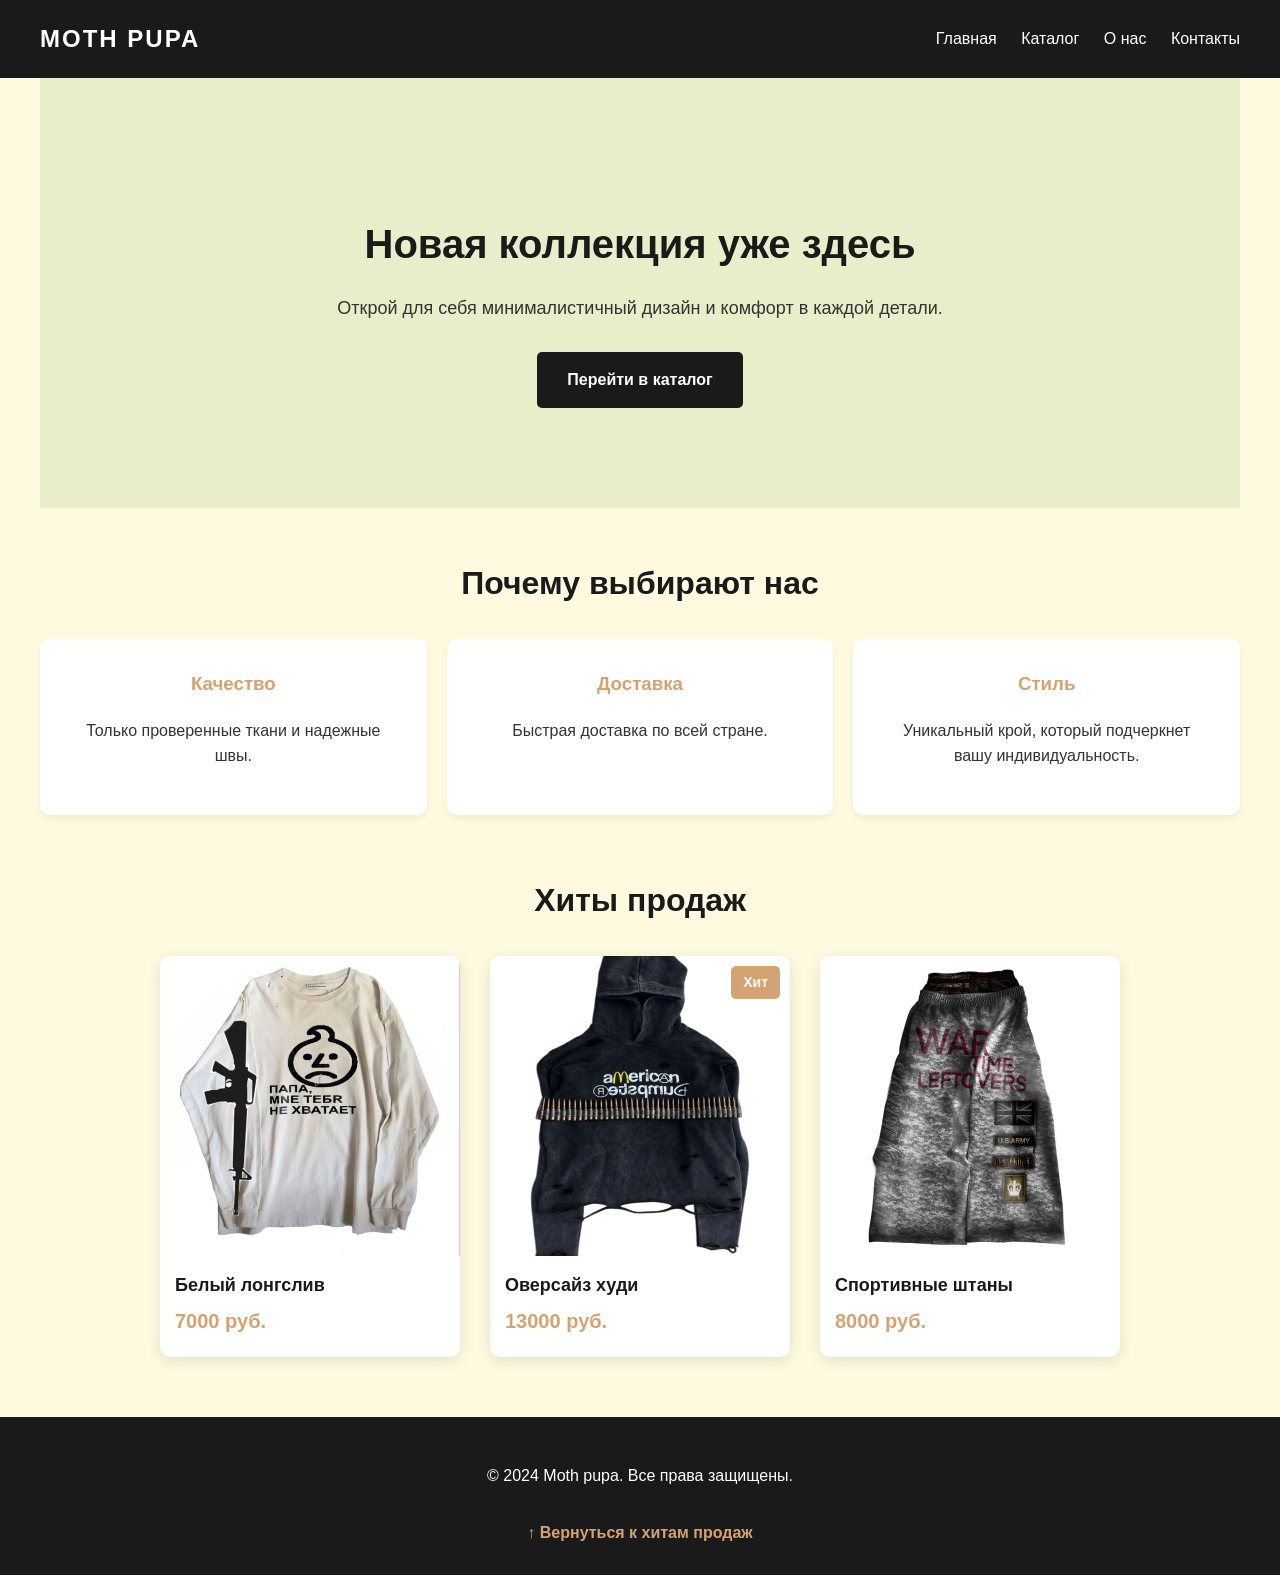
<file: index.html>
<!DOCTYPE html>
<html lang="ru">
<head>
    <meta charset="UTF-8">
    <meta name="viewport" content="width=device-width, initial-scale=1.0">
    <title>Moth pupa | Главная</title>
    <link rel="stylesheet" href="style.css">
    <link rel="stylesheet" href="responsive.css">
</head>
<body>
    <header>
        <h1>Moth pupa</h1>
        <nav>
            <a href="index.html">Главная</a>
            <a href="catalog.html">Каталог</a>
            <a href="about.html">О нас</a>
            <a href="contacts.html">Контакты</a>
        </nav>
    </header>

    <main>
        <!-- Баннер на главной -->
        <section class="hero">
            <h2>Новая коллекция уже здесь</h2>
            <p>Открой для себя минималистичный дизайн и комфорт в каждой детали.</p>
            <a href="catalog.html" class="btn">Перейти в каталог</a>
        </section>

        <!-- Преимущества -->
        <section class="advantages">
            <h2>Почему выбирают нас</h2>
            <div class="advantages-grid">
                <div class="card">
                    <h3>Качество</h3>
                    <p>Только проверенные ткани и надежные швы.</p>
                </div>
                <div class="card">
                    <h3>Доставка</h3>
                    <p>Быстрая доставка по всей стране.</p>
                </div>
                <div class="card">
                    <h3>Стиль</h3>
                    <p>Уникальный крой, который подчеркнет вашу индивидуальность.</p>
                </div>
            </div>
        </section>

        <!-- Витрина товаров (id="hits" для якорной ссылки) -->
        <section class="featured" id="hits">
            <h2>Хиты продаж</h2>
            <div class="products-grid">
                <!-- Карточка 1: Лонгслив -->
                <div class="product-card">
                    <img src="long.jpg" alt="Белый лонгслив" class="product-card__img">
                    <h3 class="product-card__title">Белый лонгслив</h3>
                    <p class="product-card__price">7000 руб.</p>
                </div>
                
                <!-- Карточка 2: Худи (с бейджем) -->
                <div class="product-card">
                    <span class="product-badge">Хит</span>
                    <img src="hoodie.jpg" alt="Оверсайз худи" class="product-card__img">
                    <h3 class="product-card__title">Оверсайз худи</h3>
                    <p class="product-card__price">13000 руб.</p>
                </div>

                <!-- Карточка 3: Штаны -->
                <div class="product-card">
                    <img src="pants.jpg" alt="Спортивные штаны" class="product-card__img">
                    <h3 class="product-card__title">Спортивные штаны</h3>
                    <p class="product-card__price">8000 руб.</p>
                </div>
            </div>
        </section>
    </main>

    <footer>
        <p>&copy; 2024 Moth pupa. Все права защищены.</p>
        <a href="#hits" class="anchor-link">↑ Вернуться к хитам продаж</a>
    </footer>
</body>
</html>
</file>
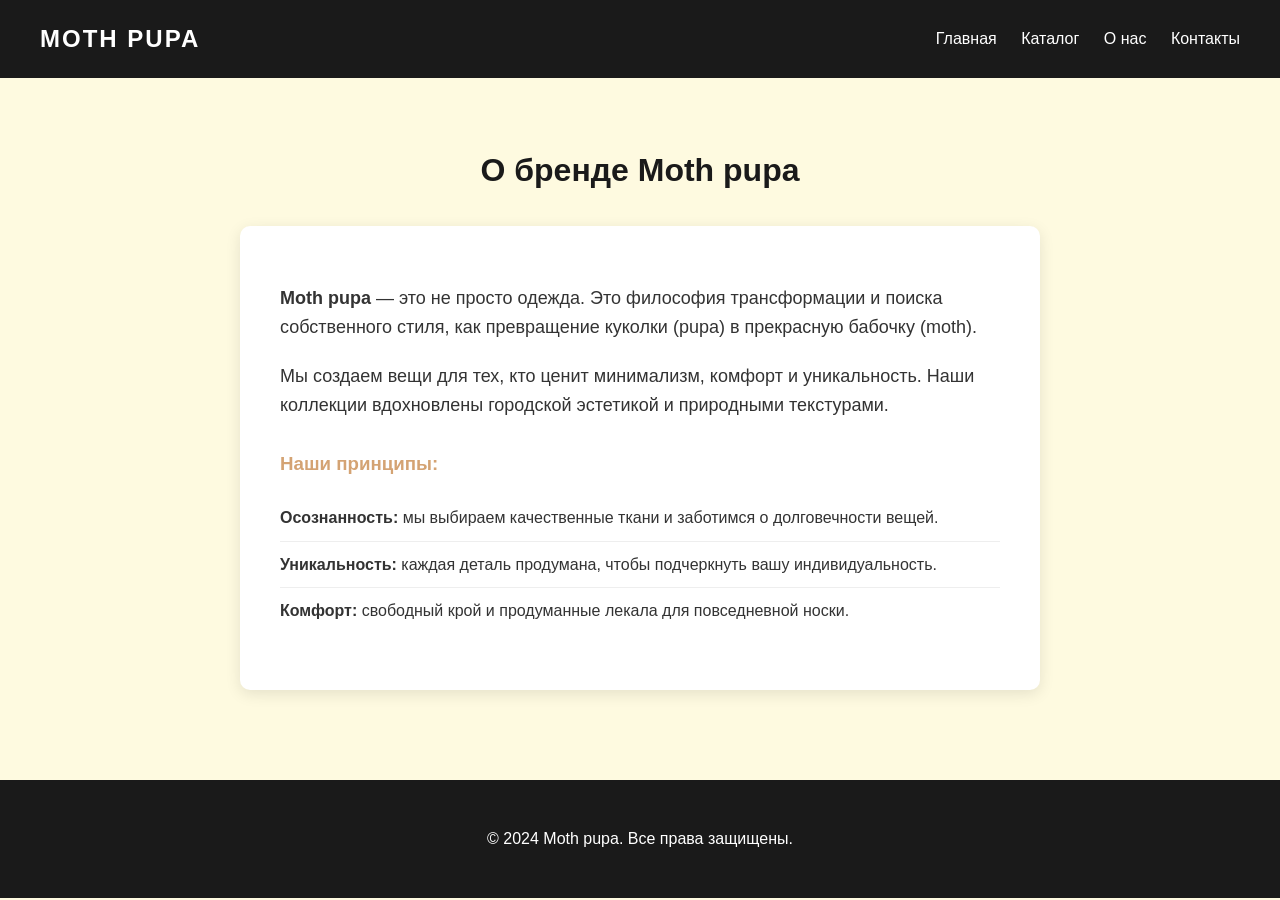
<file: about.html>
<!DOCTYPE html>
<html lang="ru">
<head>
    <meta charset="UTF-8">
    <meta name="viewport" content="width=device-width, initial-scale=1.0">
    <title>Moth pupa | О нас</title>
    <link rel="stylesheet" href="style.css">
    <link rel="stylesheet" href="responsive.css">
</head>
<body>
    <header>
        <h1>Moth pupa</h1>
        <nav>
            <a href="index.html">Главная</a>
            <a href="catalog.html">Каталог</a>
            <a href="about.html">О нас</a>
            <a href="contacts.html">Контакты</a>
        </nav>
    </header>

    <main>
        <section class="about-section">
            <h2>О бренде Moth pupa</h2>
            
            <div class="about-content">
                <div class="about-text">
                    <p><strong>Moth pupa</strong> — это не просто одежда. Это философия трансформации и поиска собственного стиля, как превращение куколки (pupa) в прекрасную бабочку (moth).</p>
                    
                    <p>Мы создаем вещи для тех, кто ценит минимализм, комфорт и уникальность. Наши коллекции вдохновлены городской эстетикой и природными текстурами.</p>
                    
                    <h3>Наши принципы:</h3>
                    <ul class="about-list">
                        <li><strong>Осознанность:</strong> мы выбираем качественные ткани и заботимся о долговечности вещей.</li>
                        <li><strong>Уникальность:</strong> каждая деталь продумана, чтобы подчеркнуть вашу индивидуальность.</li>
                        <li><strong>Комфорт:</strong> свободный крой и продуманные лекала для повседневной носки.</li>
                    </ul>
                </div>
            </div>
        </section>
    </main>

    <footer>
        <p>&copy; 2024 Moth pupa. Все права защищены.</p>
    </footer>
</body>
</html>
</file>
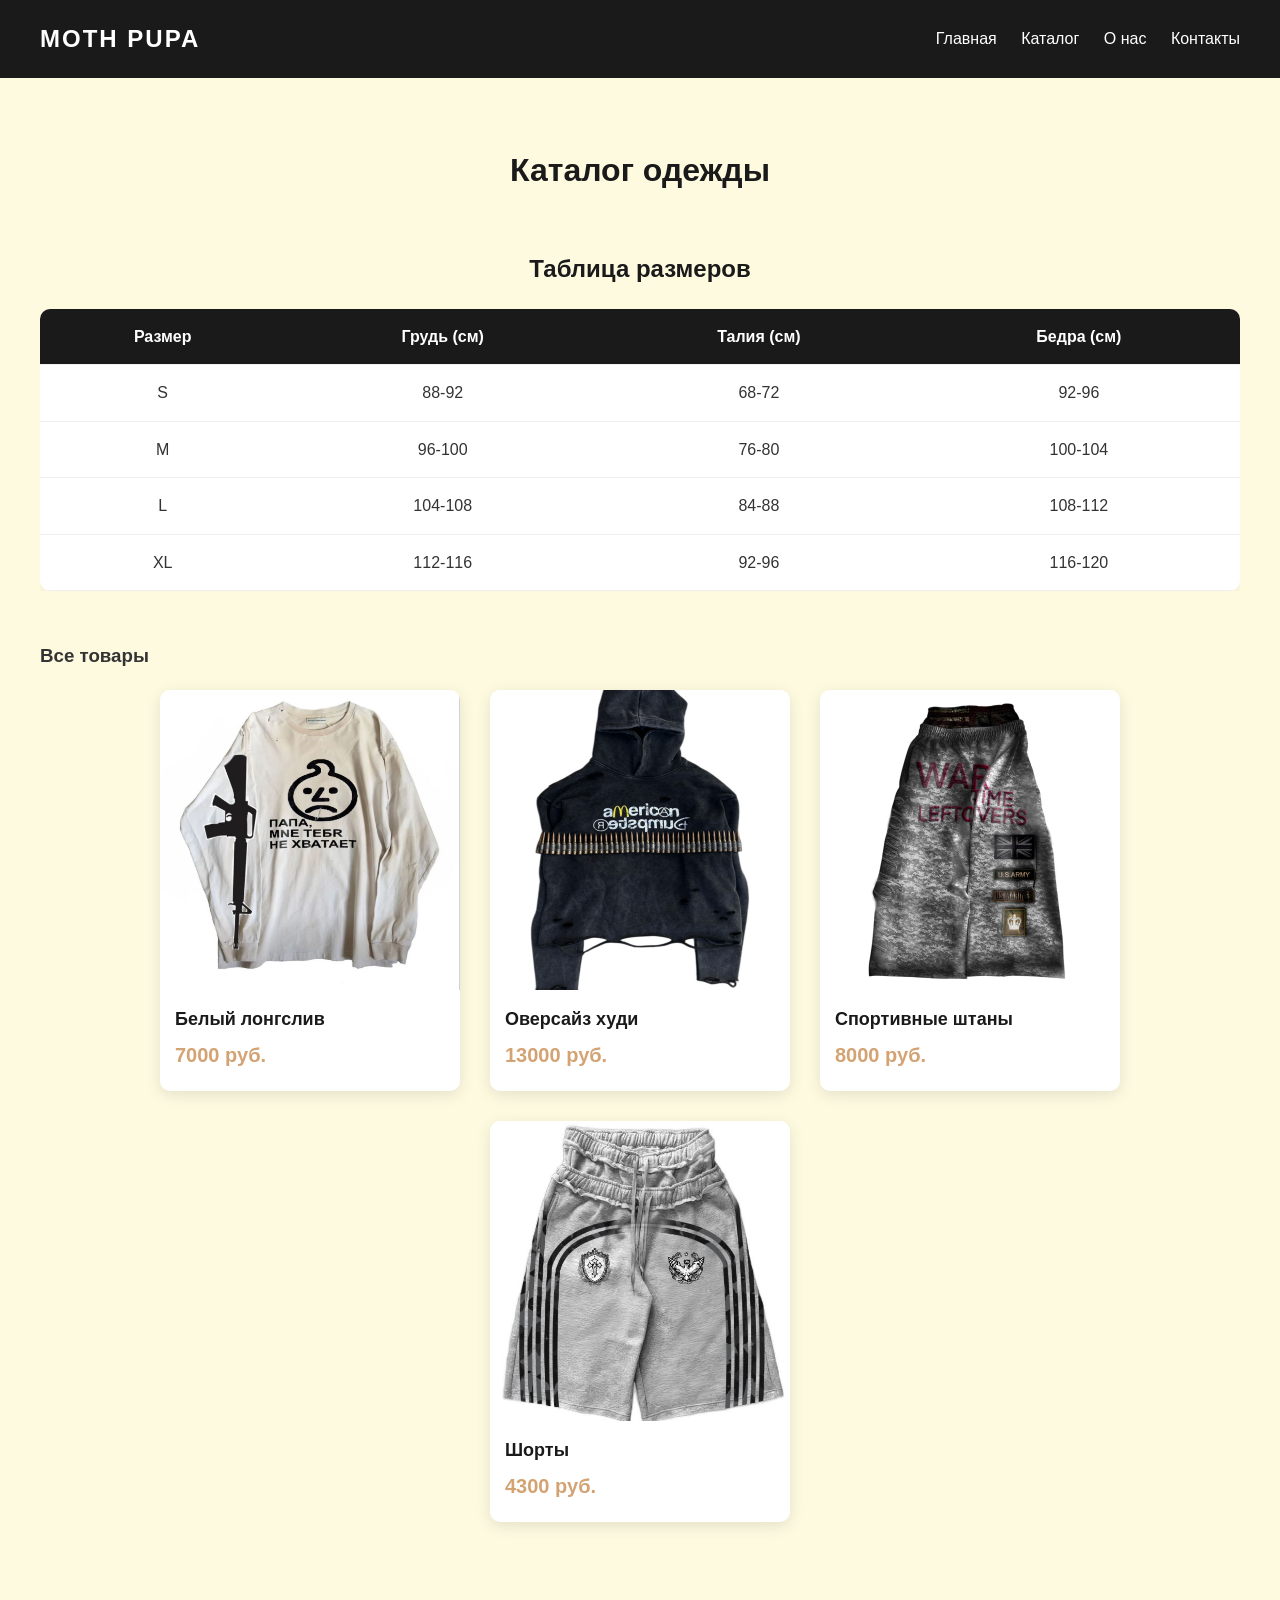
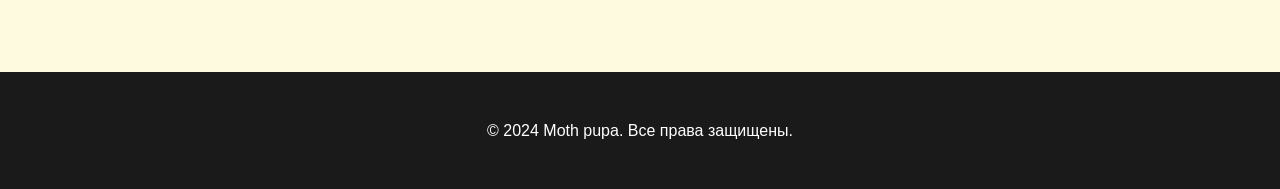
<file: catalog.html>
<!DOCTYPE html>
<html lang="ru">
<head>
    <meta charset="UTF-8">
    <meta name="viewport" content="width=device-width, initial-scale=1.0">
    <title>Moth pupa | Каталог</title>
    <link rel="stylesheet" href="style.css">
    <link rel="stylesheet" href="responsive.css">
</head>
<body>
    <header>
        <h1>Moth pupa</h1>
        <nav>
            <a href="index.html">Главная</a>
            <a href="catalog.html">Каталог</a>
            <a href="about.html">О нас</a>
            <a href="contacts.html">Контакты</a>
        </nav>
    </header>

    <main>
        <section class="catalog-section">
            <h2>Каталог одежды</h2>
            
            <!-- Таблица размеров -->
            <div class="table-container">
                <h3>Таблица размеров</h3>
                <table class="size-table">
                    <thead>
                        <tr>
                            <th>Размер</th>
                            <th>Грудь (см)</th>
                            <th>Талия (см)</th>
                            <th>Бедра (см)</th>
                        </tr>
                    </thead>
                    <tbody>
                        <tr>
                            <td>S</td>
                            <td>88-92</td>
                            <td>68-72</td>
                            <td>92-96</td>
                        </tr>
                        <tr>
                            <td>M</td>
                            <td>96-100</td>
                            <td>76-80</td>
                            <td>100-104</td>
                        </tr>
                        <tr>
                            <td>L</td>
                            <td>104-108</td>
                            <td>84-88</td>
                            <td>108-112</td>
                        </tr>
                        <tr>
                            <td>XL</td>
                            <td>112-116</td>
                            <td>92-96</td>
                            <td>116-120</td>
                        </tr>
                    </tbody>
                </table>
            </div>

            <h3>Все товары</h3>
            
            <!-- Сетка товаров -->
            <div class="products-grid">
                <!-- Товар 1 -->
                <div class="product-card">
                    <img src="long.jpg" alt="Белый лонгслив" class="product-card__img">
                    <h3 class="product-card__title">Белый лонгслив</h3>
                    <p class="product-card__price">7000 руб.</p>
                </div>
                <!-- Товар 2 -->
                <div class="product-card">
                    <img src="hoodie.jpg" alt="Оверсайз худи" class="product-card__img">
                    <h3 class="product-card__title">Оверсайз худи</h3>
                    <p class="product-card__price">13000 руб.</p>
                </div>
                <!-- Товар 3 -->
                <div class="product-card">
                    <img src="pants.jpg" alt="Спортивные штаны" class="product-card__img">
                    <h3 class="product-card__title">Спортивные штаны</h3>
                    <p class="product-card__price">8000 руб.</p>
                </div>
                <!-- Товар 4 -->
                <div class="product-card">
                    <img src="shorts.jpg" alt="Шорты" class="product-card__img">
                    <h3 class="product-card__title">Шорты</h3>
                    <p class="product-card__price">4300 руб.</p>
                </div>
            </div>
        </section>
    </main>

    <footer>
        <p>&copy; 2024 Moth pupa. Все права защищены.</p>
    </footer>
</body>
</html>
</file>
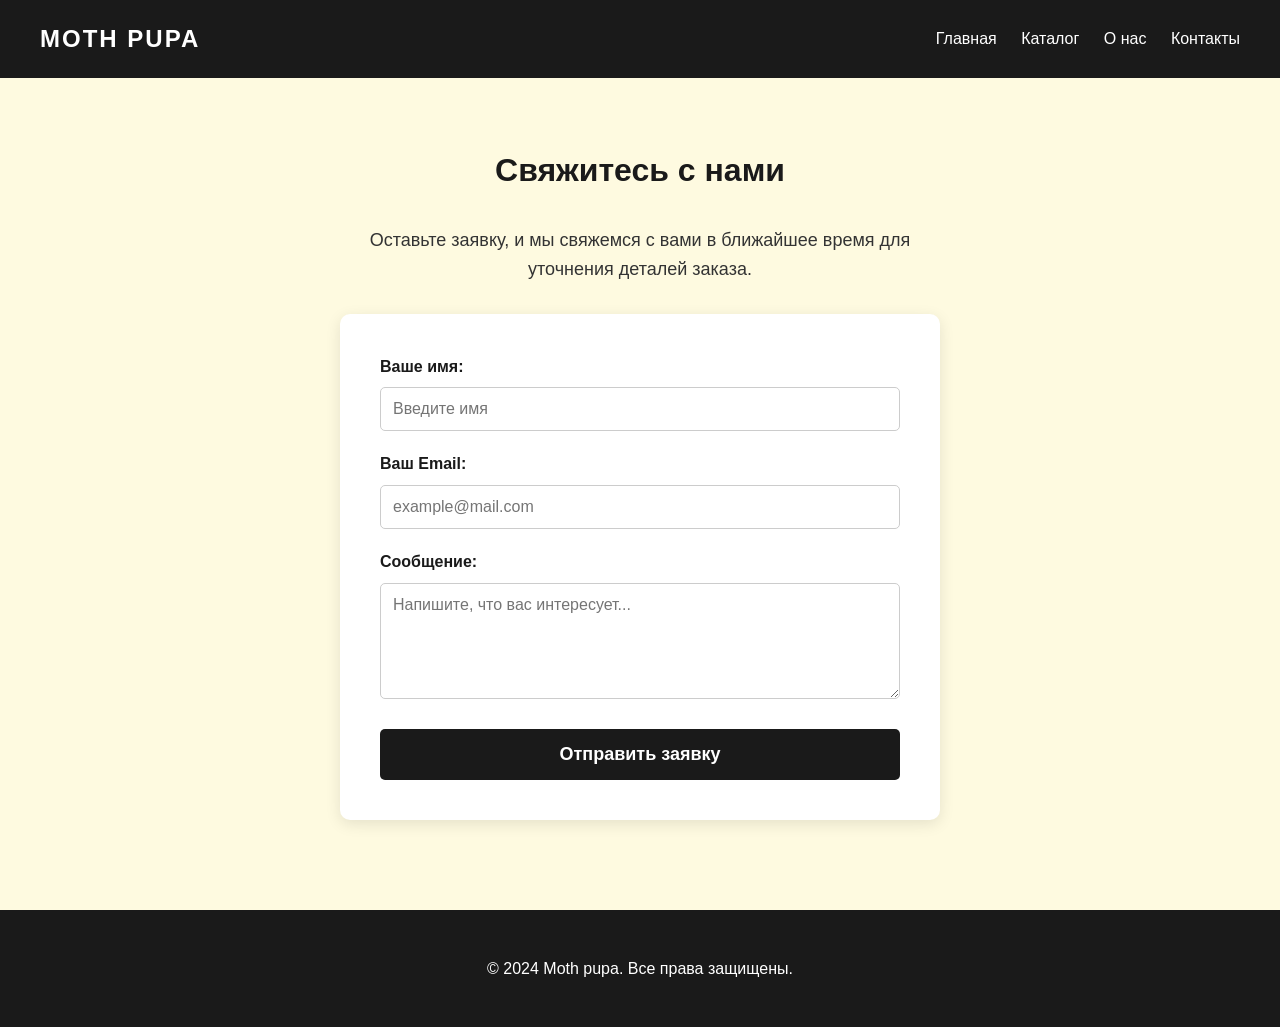
<file: contacts.htm>
<!DOCTYPE html>
<html lang="ru">
<head>
    <meta charset="UTF-8">
    <meta name="viewport" content="width=device-width, initial-scale=1.0">
    <title>Moth pupa | Контакты</title>
    <link rel="stylesheet" href="style.css">
    <link rel="stylesheet" href="responsive.css">
</head>
<body>
    <header>
        <h1>Moth pupa</h1>
        <nav>
            <a href="index.html">Главная</a>
            <a href="catalog.html">Каталог</a>
            <a href="about.html">О нас</a>
            <a href="contacts.html">Контакты</a>
        </nav>
    </header>

    <main>
        <section class="contacts-section">
            <h2>Свяжитесь с нами</h2>
            <p class="contacts-text">Оставьте заявку, и мы свяжемся с вами в ближайшее время для уточнения деталей заказа.</p>

            <!-- Форма обратной связи (Пункт 8 из задания) -->
            <div class="form-container">
                <form action="#" method="POST" class="contact-form">
                    
                    <div class="form-group">
                        <label for="name">Ваше имя:</label>
                        <input type="text" id="name" name="name" placeholder="Введите имя" required>
                    </div>

                    <div class="form-group">
                        <label for="email">Ваш Email:</label>
                        <input type="email" id="email" name="email" placeholder="example@mail.com" required>
                    </div>

                    <div class="form-group">
                        <label for="message">Сообщение:</label>
                        <textarea id="message" name="message" rows="5" placeholder="Напишите, что вас интересует..." required></textarea>
                    </div>

                    <button type="submit" class="btn submit-btn">Отправить заявку</button>
                </form>
            </div>
        </section>
    </main>

    <footer>
        <p>&copy; 2024 Moth pupa. Все права защищены.</p>
    </footer>
</body>
</html>
</file>
<file: style.css>
/* CSS-переменные */
:root {
    --primary-color: #1a1a1a;
    --accent-color: #d4a373;
    --bg-color: #fefae0;
    --text-color: #333;
    --white: #ffffff;
}

body {
    font-family: 'Arial', sans-serif;
    background-color: var(--bg-color);
    color: var(--text-color);
    margin: 0;
    padding: 0;
    line-height: 1.6;
}

/* --- Шапка --- */
header {
    background-color: var(--primary-color);
    color: var(--white);
    padding: 20px 40px;
    display: flex;
    justify-content: space-between;
    align-items: center;
    position: sticky;
    top: 0;
    z-index: 100;
}

header h1 {
    margin: 0;
    font-size: 24px;
    letter-spacing: 2px;
    text-transform: uppercase;
}

nav a {
    color: var(--white);
    text-decoration: none;
    margin-left: 20px;
    transition: color 0.3s ease;
}

nav a:hover {
    color: var(--accent-color);
}

/* --- Главный контент --- */
main {
    max-width: 1200px;
    margin: 0 auto;
    padding: 0 20px;
}

/* Баннер */
.hero {
    text-align: center;
    padding: 100px 20px;
    background-color: #e9edc9;
    margin-bottom: 50px;
}

.hero h2 {
    font-size: 40px;
    margin-bottom: 10px;
    color: var(--primary-color);
}

.hero p {
    font-size: 18px;
    margin-bottom: 30px;
}

/* Кнопка */
.btn {
    display: inline-block;
    background-color: var(--primary-color);
    color: var(--white);
    padding: 15px 30px;
    text-decoration: none;
    font-weight: bold;
    border-radius: 5px;
    transition: background-color 0.3s ease;
}

.btn:hover {
    background-color: var(--accent-color);
}

.btn:focus-visible {
    outline: 2px solid var(--accent-color);
    outline-offset: 4px;
}

/* Секции */
section h2 {
    text-align: center;
    font-size: 32px;
    margin-bottom: 30px;
    color: var(--primary-color);
}

/* Сетка преимуществ */
.advantages-grid {
    display: grid;
    grid-template-columns: repeat(auto-fit, minmax(250px, 1fr));
    gap: 20px;
    margin-bottom: 60px;
}

.card {
    background: var(--white);
    padding: 30px;
    border-radius: 10px;
    text-align: center;
    box-shadow: 0 4px 6px rgba(0,0,0,0.05);
}

.card h3 {
    color: var(--accent-color);
    margin-top: 0;
}

/* Сетка товаров */
.products-grid {
    display: flex;
    flex-wrap: wrap;
    gap: 30px;
    justify-content: center;
    margin-bottom: 60px;
}

.product-card {
    background: var(--white);
    border-radius: 10px;
    overflow: hidden;
    width: 300px;
    box-shadow: 0 4px 15px rgba(0,0,0,0.1);
    transition: transform 0.3s ease;
    position: relative; 
}

.product-card:hover {
    transform: translateY(-5px);
}

.product-card__img {
    width: 100%;
    height: 300px;
    object-fit: cover;
    display: block;
}

.product-card__title {
    margin: 15px 15px 5px;
    font-size: 18px;
    color: var(--primary-color);
}

.product-card__price {
    margin: 0 15px 20px;
    font-weight: bold;
    color: var(--accent-color);
    font-size: 20px;
}

.product-badge {
    position: absolute;
    top: 10px;
    right: 10px;
    background-color: var(--accent-color);
    color: var(--white);
    padding: 5px 12px;
    border-radius: 5px;
    font-size: 14px;
    font-weight: bold;
    z-index: 10;
}

/* --- Подвал --- */
footer {
    background-color: var(--primary-color);
    color: var(--white);
    text-align: center;
    padding: 30px;
    margin-top: 50px;
}

.anchor-link {
    display: inline-block;
    margin-top: 15px;
    color: var(--accent-color);
    text-decoration: none;
    font-weight: bold;
}

.anchor-link:hover {
    text-decoration: underline;
}

/* --- Страница Каталог --- */
.catalog-section {
    padding: 40px 0;
}

.table-container {
    margin-bottom: 50px;
    overflow-x: auto;
}

.table-container h3 {
    text-align: center;
    color: var(--primary-color);
    font-size: 24px;
    margin-bottom: 20px;
}

.size-table {
    width: 100%;
    border-collapse: collapse;
    background-color: var(--white);
    box-shadow: 0 4px 6px rgba(0,0,0,0.05);
    border-radius: 10px;
    overflow: hidden;
}

.size-table th, .size-table td {
    padding: 15px;
    text-align: center;
    border-bottom: 1px solid #eee;
}

.size-table th {
    background-color: var(--primary-color);
    color: var(--white);
    font-weight: bold;
}

.size-table tr:hover {
    background-color: #f9f9f9;
}

/* --- Страница Контакты --- */
.contacts-section {
    padding: 40px 0;
    max-width: 600px;
    margin: 0 auto;
}

.contacts-text {
    text-align: center;
    margin-bottom: 30px;
    font-size: 18px;
}

.form-container {
    background-color: var(--white);
    padding: 40px;
    border-radius: 10px;
    box-shadow: 0 4px 15px rgba(0,0,0,0.1);
}

.form-group {
    margin-bottom: 20px;
    display: flex;
    flex-direction: column;
}

.form-group label {
    margin-bottom: 8px;
    font-weight: bold;
    color: var(--primary-color);
}

.form-group input, 
.form-group textarea {
    width: 100%;
    padding: 12px;
    border: 1px solid #ccc;
    border-radius: 5px;
    font-family: inherit;
    font-size: 16px;
    box-sizing: border-box;
    transition: border-color 0.3s ease;
}

.form-group input:focus, 
.form-group textarea:focus {
    outline: none;
    border-color: var(--accent-color);
    box-shadow: 0 0 5px rgba(212, 163, 115, 0.3);
}

.submit-btn {
    width: 100%;
    border: none;
    cursor: pointer;
    font-size: 18px;
    margin-top: 10px;
}

/* --- Страница О нас --- */
.about-section {
    padding: 40px 0;
    max-width: 800px;
    margin: 0 auto;
}

.about-content {
    background-color: var(--white);
    padding: 40px;
    border-radius: 10px;
    box-shadow: 0 4px 15px rgba(0,0,0,0.1);
}

.about-text p {
    font-size: 18px;
    margin-bottom: 20px;
}

.about-text h3 {
    color: var(--accent-color);
    margin-top: 30px;
    margin-bottom: 15px;
}

.about-list {
    list-style-type: none;
    padding-left: 0;
}

.about-list li {
    padding: 10px 0;
    border-bottom: 1px solid #eee;
    font-size: 16px;
}

.about-list li:last-child {
    border-bottom: none;
}
</file>
<file: responsive.css>
/* =========================================
   Файл адаптивности для КР №3
   ========================================= */

/* Планшеты и небольшие ноутбуки (ширина до 992px) */
@media (max-width: 992px) {
    /* Сюда будем писать стили для планшетов */
}

/* Мобильные телефоны (ширина до 768px) */
@media (max-width: 768px) {
    /* Адаптируем шапку сайта */
    header {
        flex-direction: column; /* Ставим логотип и меню друг под другом */
        padding: 15px;
        text-align: center;
    }

    nav {
        margin-top: 15px; /* Отступ от логотипа до меню */
        display: flex;
        flex-wrap: wrap; /* Разрешаем ссылкам переноситься на новую строку */
        justify-content: center;
        gap: 10px; /* Расстояние между ссылками */
    }

    nav a {
        margin-left: 0; /* Убираем старый отступ слева */
    }

    /* Адаптируем сетку товаров (чтобы карточки не вылезали за экран) */
    .products-grid {
        gap: 20px;
    }
    
    .product-card {
        width: 100%; /* На телефоне карточка занимает всю ширину */
        max-width: 350px; /* Но не становится слишком огромной */
    }
       /* Адаптируем таблицу размеров */
    .size-table th, .size-table td {
        padding: 10px 5px; /* Уменьшаем отступы, чтобы таблица влезла */
        font-size: 14px; /* Чуть уменьшаем шрифт */
    }
}
    /* Сюда будем писать стили для телефонов */
}

/* Маленькие телефоны (ширина до 480px) */
@media (max-width: 480px) {    /* Уменьшаем отступы формы на маленьких экранах */
    .form-container {
        padding: 20px;
    }
    
    /* Уменьшаем баннер на главной */
    .hero {
        padding: 50px 15px;
    }
    
    .hero h2 {
        font-size: 28px;
    }
    /* Сюда будем писать стили для маленьких экранов */
}
</file>
